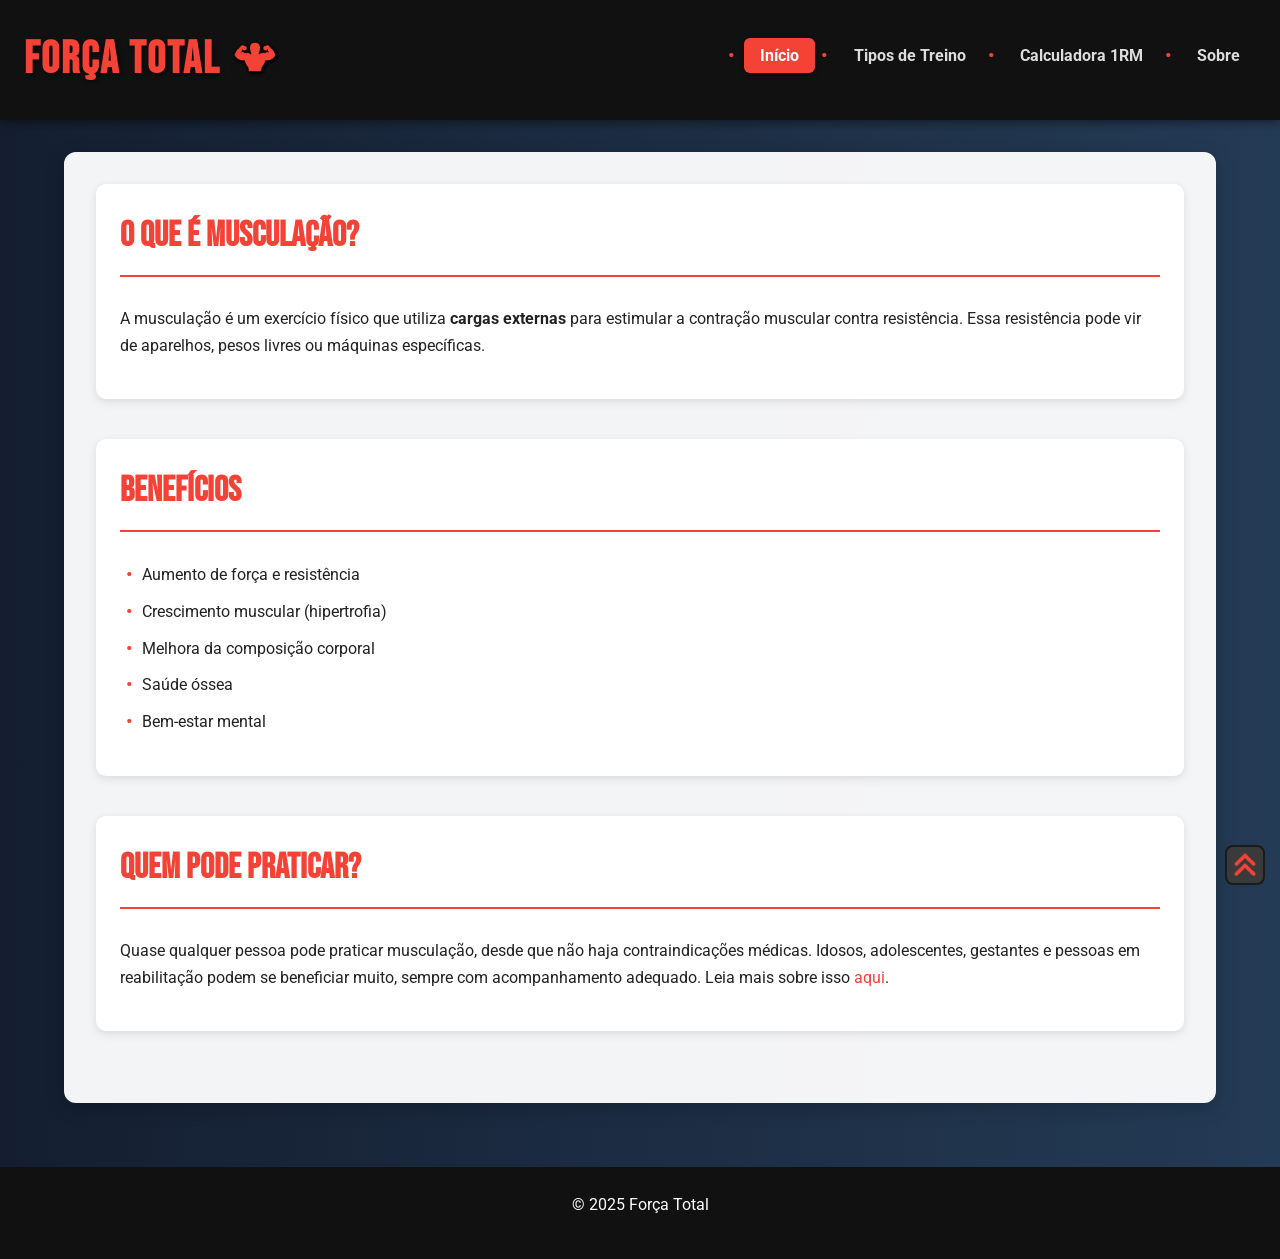
<file: index.html>
<!DOCTYPE html>
<html lang="pt">
<head>
  <meta charset="UTF-8">
  <meta name="viewport" content="width=device-width, initial-scale=1.0">
  <title>Força Total - Home</title>
  <link rel="stylesheet" href="style.css">
  <link rel="icon" href="imagens/icon.png">
  <link href="https://fonts.googleapis.com/css2?family=Bebas+Neue&family=Roboto&display=swap" rel="stylesheet">
</head>
<body>
  <header id="topo-da-pagina">
  <h1 class="logo">Força Total</h1>
  <nav>
    <ul class="menu">
      <li><a href="index.html" class="ativo">Início</a></li>
      <li><a href="tipos.html">Tipos de Treino</a></li>
      <li><a href="calcular.html">Calculadora 1RM</a></li>
      <li><a href="sobre.html">Sobre</a></li>
    </ul>
  </nav>
</header>

  <main>
    <section>
      <h2>O que é Musculação?</h2>
      <p>
        A musculação é um exercício físico que utiliza <strong>cargas externas</strong> 
        para estimular a contração muscular contra resistência. Essa resistência pode vir 
        de aparelhos, pesos livres ou máquinas específicas.
      </p>
    </section>

    <section>
      <h2>Benefícios</h2>
      <ul>
        <li>Aumento de força e resistência</li>
        <li>Crescimento muscular (hipertrofia)</li>
        <li>Melhora da composição corporal</li>
        <li>Saúde óssea</li>
        <li>Bem-estar mental</li>
      </ul>
    </section>

    <section>
      <h2>Quem pode praticar?</h2>
      <p>
        Quase qualquer pessoa pode praticar musculação, desde que não haja contraindicações médicas. 
        Idosos, adolescentes, gestantes e pessoas em reabilitação podem se beneficiar muito, 
        sempre com acompanhamento adequado.  
        Leia mais sobre isso <a target="_blank" href="https://drauziovarella.uol.com.br/atividade-fisica/criancas-e-adolescentes-podem-fazer-musculacao/">aqui</a>.
      </p>
    </section>

    <a href="#topo-da-pagina" id="voltar-topo"></a>
  </main>

  <footer>
    <p>&copy; 2025 Força Total</p>
  </footer>
</body>
</html>
</file>
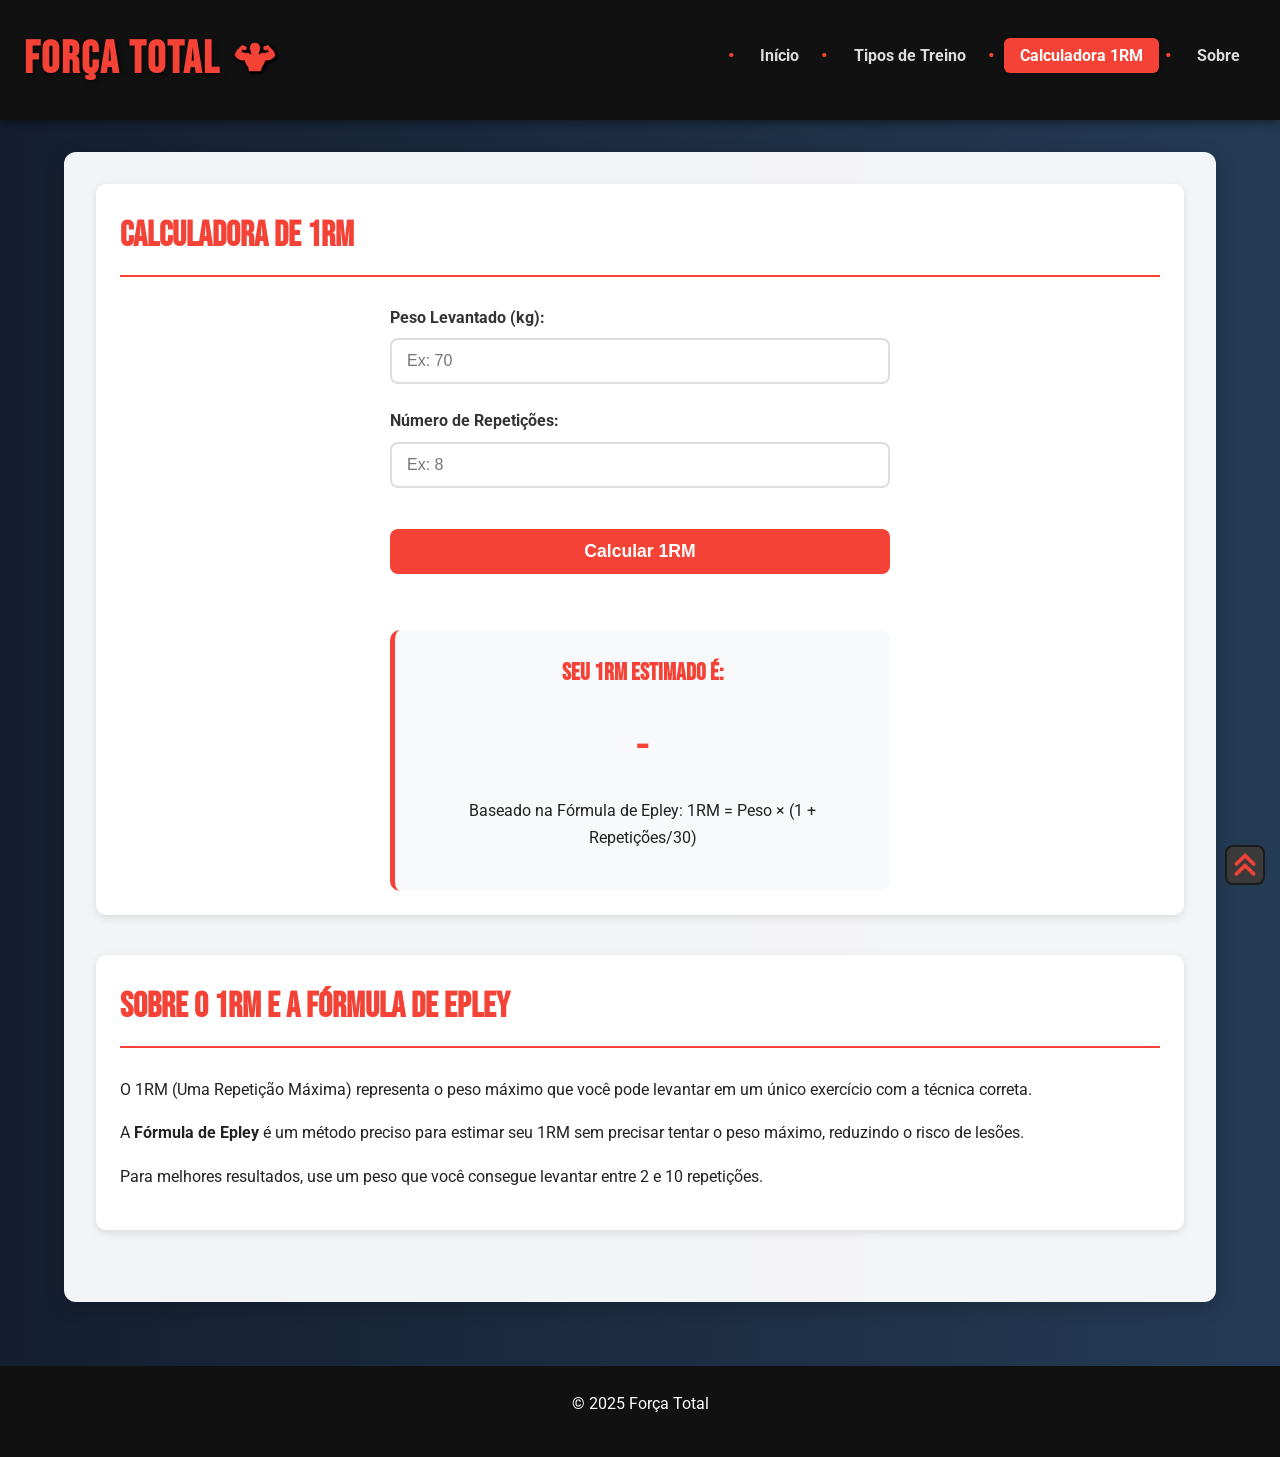
<file: calcular.html>
<!DOCTYPE html>
<html lang="pt">
<head>
  <meta charset="UTF-8">
  <meta name="viewport" content="width=device-width, initial-scale=1.0">
  <title>Força Total - Calculadora 1RM</title>
  <link rel="stylesheet" href="style.css">
  <link rel="icon" href="imagens/icon.png">
  <link href="https://fonts.googleapis.com/css2?family=Bebas+Neue&family=Roboto&display=swap" rel="stylesheet">

</head>
<body>
  <header id="topo-da-pagina">
    <h1 class="logo">Força Total</h1>
    <nav>
      <ul class="menu">
        <li><a href="index.html">Início</a></li>
        <li><a href="tipos.html">Tipos de Treino</a></li>
        <li><a href="calcular.html" class="ativo">Calculadora 1RM</a></li>
        <li><a href="sobre.html">Sobre</a></li>
      </ul>
    </nav>
  </header>

  <main>
    <section>
      <h2>Calculadora de 1RM</h2>
      
      <div class="calculadora">
        <div class="form">
          <label>Peso Levantado (kg):</label>
          <input type="number" id="peso" min="1" placeholder="Ex: 70">
        </div>
        
        <div class="form">
          <label>Número de Repetições:</label>
          <input type="number" id="reps" min="1" placeholder="Ex: 8">
        </div>
        
        <button id="calcular">Calcular 1RM</button>
        
        <div class="result" id="resultado">
          <h4>Seu 1RM estimado é:</h4>
          <div id="rm-valor">-</div>
          <p>Baseado na Fórmula de Epley: 1RM = Peso × (1 + Repetições/30)</p>
        </div>
      </div>
      
    </section>

    <section>
      <div>
        <h2>Sobre o 1RM e a Fórmula de Epley</h2>
        <p>O 1RM (Uma Repetição Máxima) representa o peso máximo que você pode levantar em um único exercício com a técnica correta.</p>
        <p>A <strong>Fórmula de Epley</strong> é um método preciso para estimar seu 1RM sem precisar tentar o peso máximo, reduzindo o risco de lesões.</p>
        <p>Para melhores resultados, use um peso que você consegue levantar entre 2 e 10 repetições.</p>
      </div>
    </section>

    <a href="#topo-da-pagina" id="voltar-topo"></a>
  </main>

  <footer>
    <p>&copy; 2025 Força Total</p>
  </footer>

  <script src="script.js"></script>
</body>
</html>
</file>
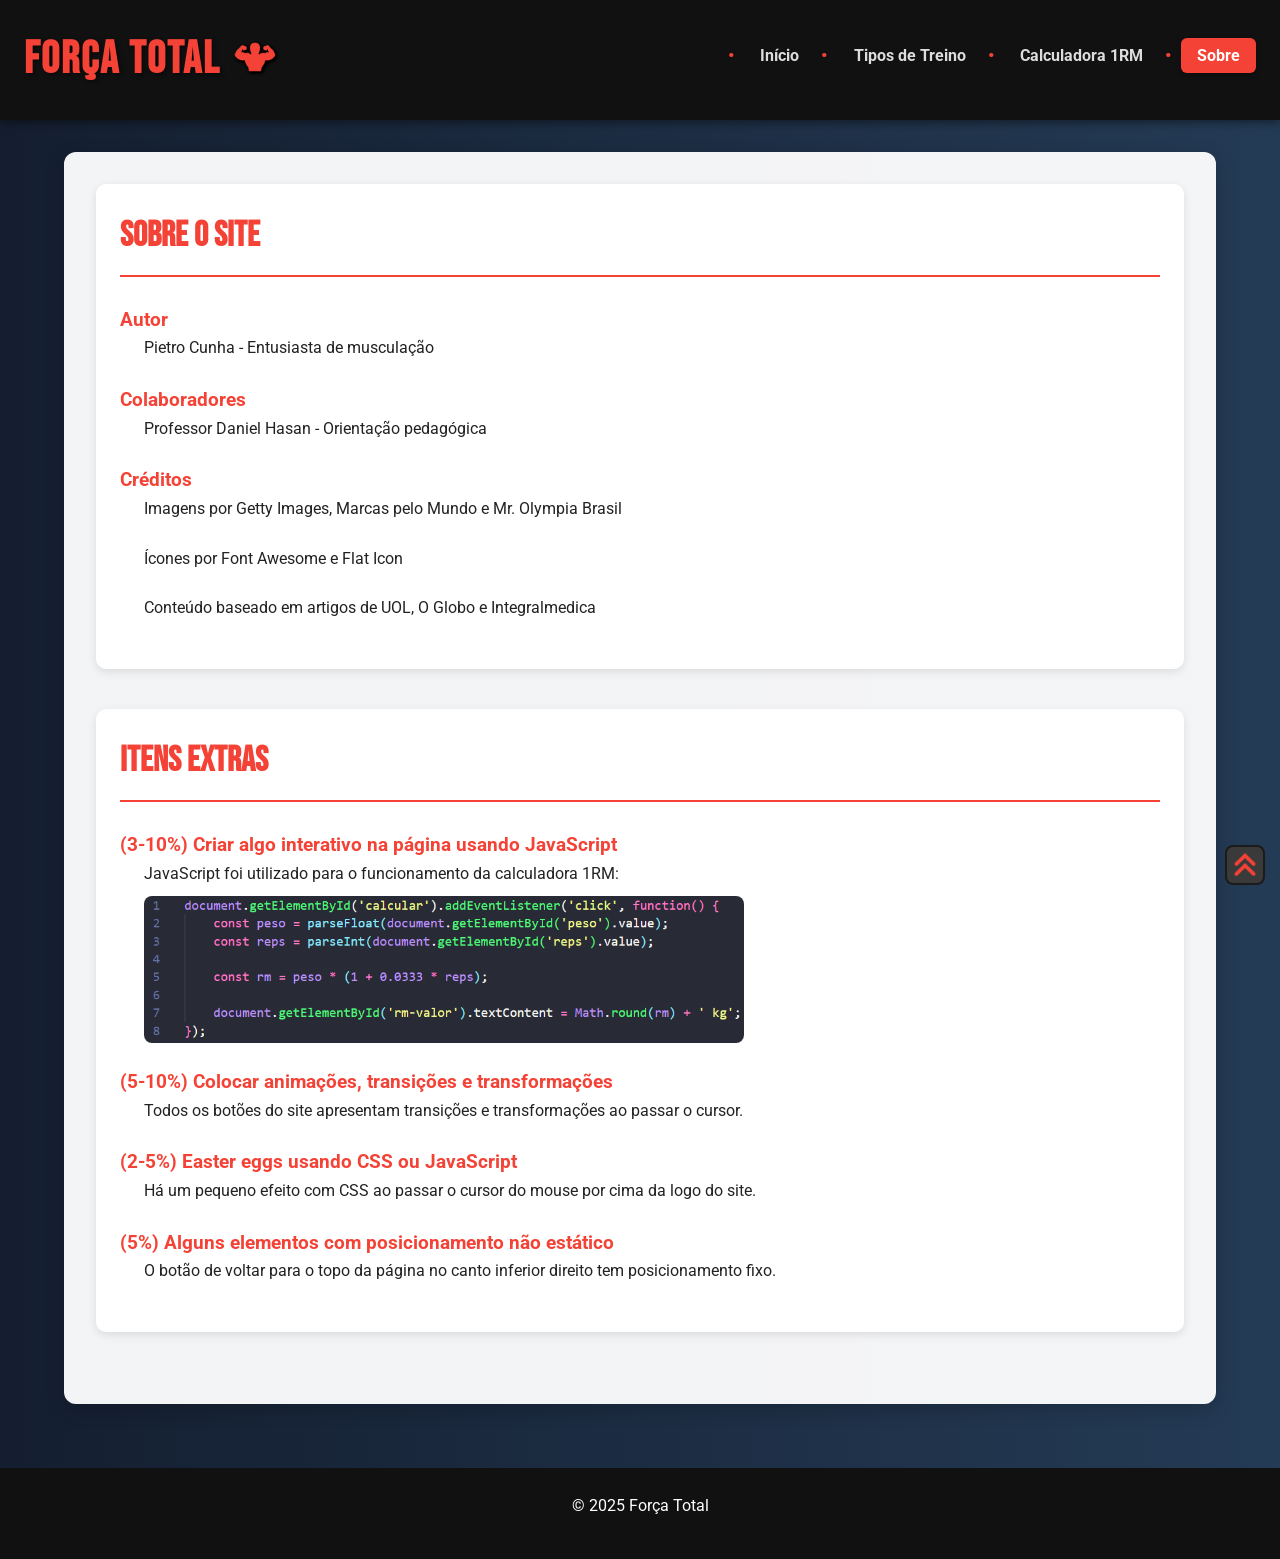
<file: sobre.html>
<!DOCTYPE html>
<html lang="pt">
<head>
  <meta charset="UTF-8">
  <meta name="viewport" content="width=device-width, initial-scale=1.0">
  <title>Força Total - Sobre</title>
  <link rel="stylesheet" href="style.css">
  <link rel="icon" href="imagens/icon.png">
  <link href="https://fonts.googleapis.com/css2?family=Bebas+Neue&family=Roboto&display=swap" rel="stylesheet">
</head>
<body>
  <header id="topo-da-pagina">
  <h1 class="logo">Força Total</h1>
  <nav>
    <ul class="menu">
      <li><a href="index.html">Início</a></li>
      <li><a href="tipos.html">Tipos de Treino</a></li>
      <li><a href="calcular.html">Calculadora 1RM</a></li>
      <li><a href="sobre.html" class="ativo">Sobre</a></li>
    </ul>
  </nav>
</header>

  <main>
    <section>
      <h2>Sobre o site</h2>
      
      <div>
          <dl>
            <dt>Autor</dt>
            <dd>Pietro Cunha - Entusiasta de musculação</dd>
            
            <dt>Colaboradores</dt>
            <dd>Professor Daniel Hasan - Orientação pedagógica</dd>
            
            <dt>Créditos</dt>
            <dd>Imagens por Getty Images, Marcas pelo Mundo e Mr. Olympia Brasil</dd>
            <dd>Ícones por Font Awesome e Flat Icon</dd>
            <dd>Conteúdo baseado em artigos de UOL, O Globo e Integralmedica</dd>
          </dl>
      </div>
    </section>

    <section>
      <h2>Itens extras</h2>

      <div>
        <dl>
          <dt>(3-10%) Criar algo interativo na página usando JavaScript</dt>
          <dd>JavaScript foi utilizado para o funcionamento da calculadora 1RM: <img src="imagens/javascript.png"></dd>
        
          <dt>(5-10%) Colocar animações, transições e transformações</dt>
          <dd>Todos os botões do site apresentam transições e transformações ao passar o cursor.</dd>
        
          <dt>(2-5%) Easter eggs usando CSS ou JavaScript</dt>
          <dd>Há um pequeno efeito com CSS ao passar o cursor do mouse por cima da logo do site.</dd>
        
          <dt>(5%) Alguns elementos com posicionamento não estático</dt>
          <dd>O botão de voltar para o topo da página no canto inferior direito tem posicionamento fixo.</dd>
        </dl>
      </div>

    </section>

    <a href="#topo-da-pagina" id="voltar-topo"></a>
  </main>

  <footer>
    <p>&copy; 2025 Força Total</p>
  </footer>
</body>
</html>
</file>
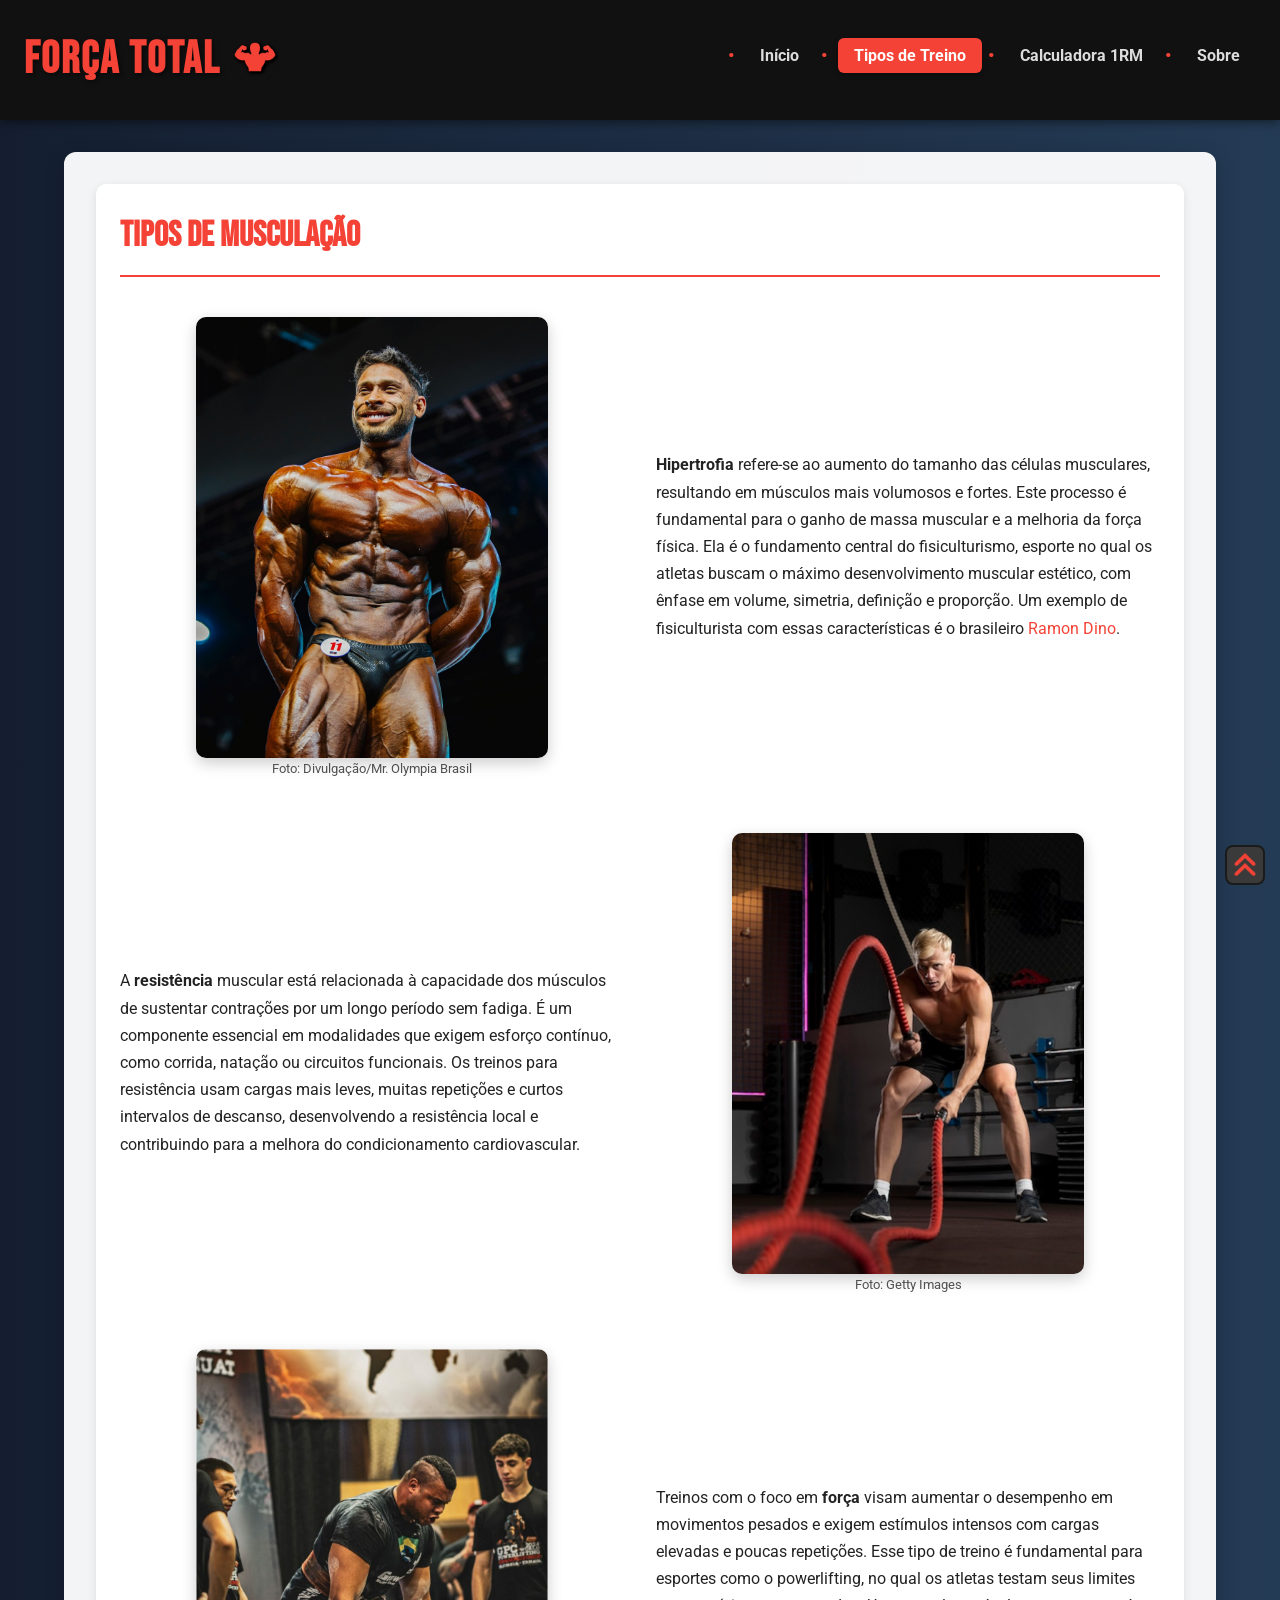
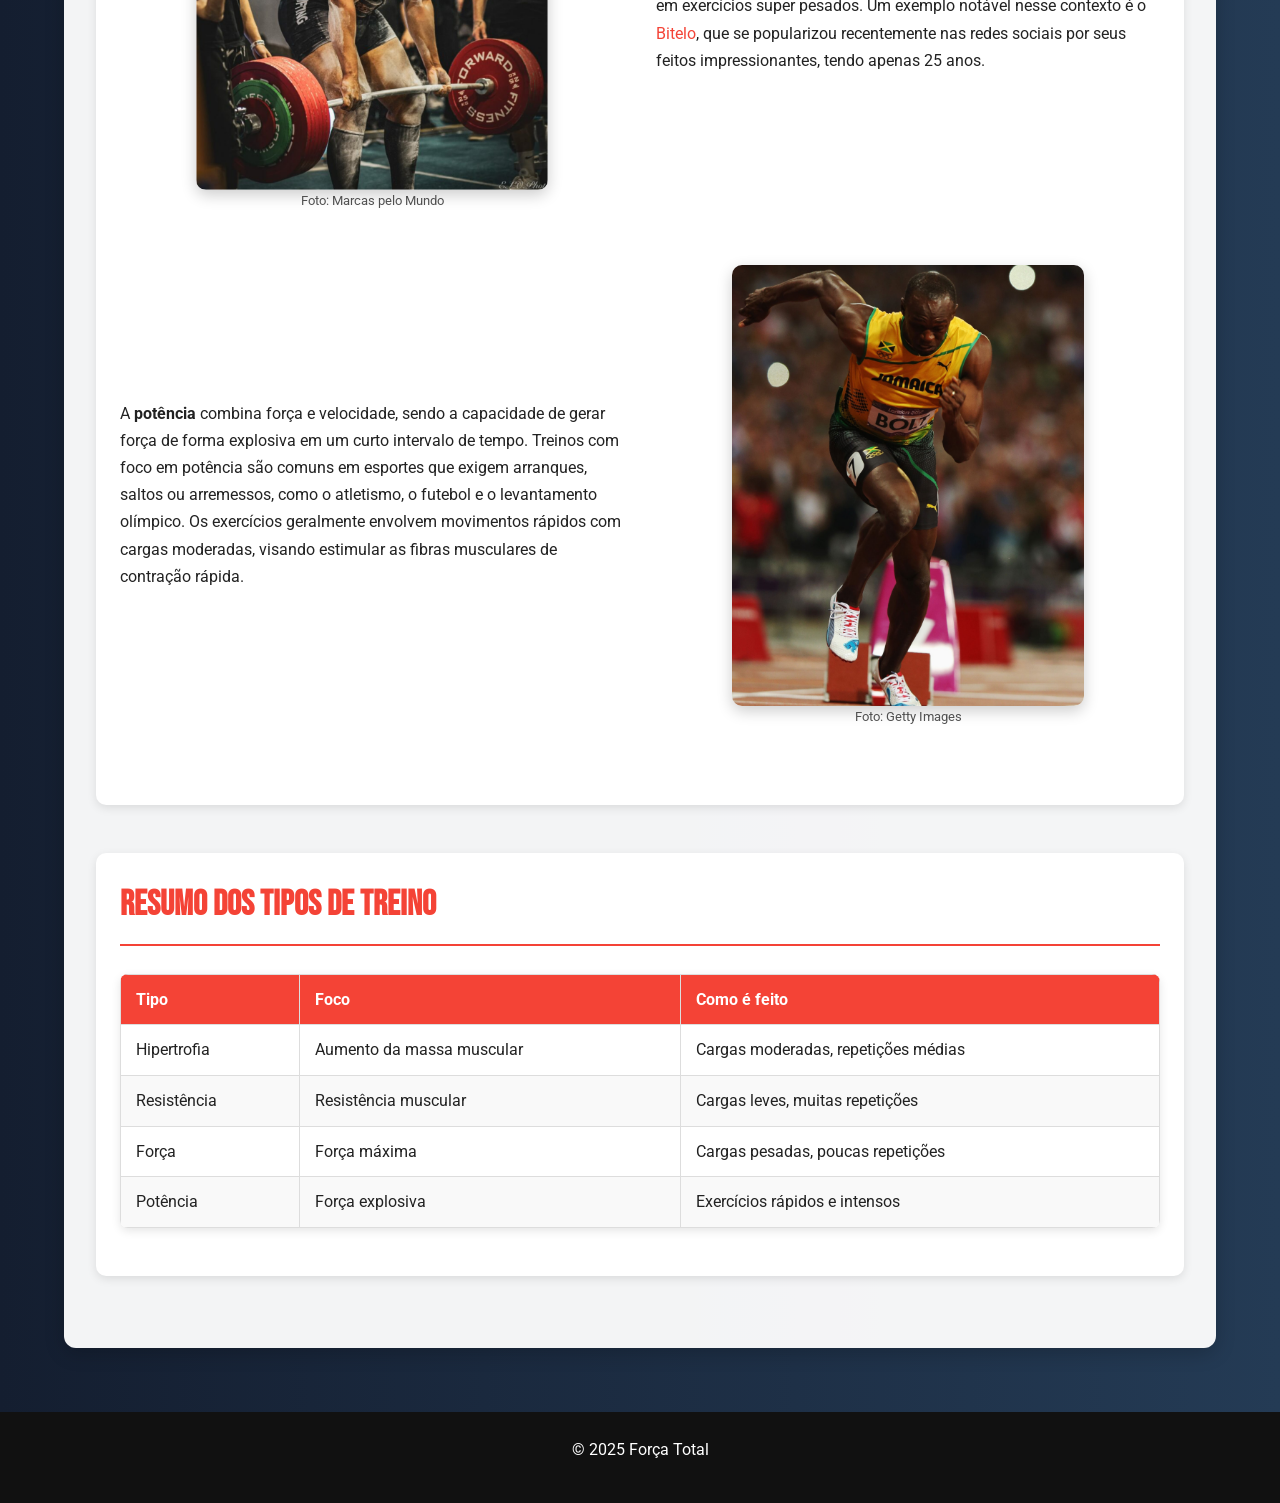
<file: tipos.html>
<!DOCTYPE html>
<html lang="pt">
<head>
  <meta charset="UTF-8">
  <meta name="viewport" content="width=device-width, initial-scale=1.0">
  <title>Força Total - Tipos de Treino</title>
  <link rel="stylesheet" href="style.css">
  <link rel="icon" href="imagens/icon.png">
  <link href="https://fonts.googleapis.com/css2?family=Bebas+Neue&family=Roboto&display=swap" rel="stylesheet">
</head>
<body>
  <header id="topo-da-pagina">
  <h1 class="logo">Força Total</h1>
  <nav>
    <ul class="menu">
      <li><a href="index.html">Início</a></li>
      <li><a href="tipos.html" class="ativo">Tipos de Treino</a></li>
      <li><a href="calcular.html">Calculadora 1RM</a></li>
      <li><a href="sobre.html">Sobre</a></li>
    </ul>
  </nav>
</header>

  <main>
    <section>
      <h2>Tipos de Musculação</h2>
      
      <div class="conteudo">
        <div class="imagem-esquerda">
          <img class="conteudo-imagem" src="imagens/ramon.png" title="Ramon Dino no Mr. Olympia 2024">
          <p>Foto: Divulgação/Mr. Olympia Brasil</p>
        </div>
        <div class="texto-direita">
          <p>
            <strong>Hipertrofia</strong> refere-se ao aumento do tamanho das células musculares, resultando em músculos
            mais volumosos e fortes. Este processo é fundamental para o ganho de massa muscular e a melhoria da força
            física. Ela é o fundamento central do fisiculturismo, esporte no qual os
            atletas buscam o máximo
            desenvolvimento muscular estético, com ênfase em volume, simetria, definição e proporção. Um exemplo de
            fisiculturista com essas características é o brasileiro <a target="_blank" href="https://pt.wikipedia.org/wiki/Ramon_Dino">Ramon Dino</a>.
          </p>
        </div>
      </div>
      
      <div class="conteudo">
        <div class="texto-esquerda">
          <p>
            A <strong>resistência</strong> muscular está relacionada à capacidade dos músculos de sustentar contrações
            por um longo período sem fadiga. É um componente essencial em modalidades que exigem esforço contínuo, como corrida,
            natação ou circuitos funcionais. Os treinos para resistência usam cargas mais leves, muitas repetições e
            curtos intervalos de descanso, desenvolvendo a resistência local e contribuindo para a
            melhora do condicionamento cardiovascular.
          </p>
        </div>
        <div class="imagem-direita">
          <img class="conteudo-imagem" src="imagens/resistencia.png" alt="Atleta se exercitando com corda naval" title="Atleta se exercitando com corda naval">
          <p>Foto: Getty Images</p>
        </div>
      </div>
      
      <div class="conteudo">
        <div class="imagem-esquerda">
          <img class="conteudo-imagem" src="imagens/bitelo.png" alt="Bitelo competindo na Eslováquia com 350kg no levantamento terra" title="Bitelo competindo na Eslováquia com 350kg no levantamento terra">
          <p>Foto: Marcas pelo Mundo</p>
        </div>
        <div class="texto-direita">
          <p>
            Treinos com o foco em <strong>força</strong> visam aumentar o desempenho em movimentos pesados e exigem
            estímulos intensos com cargas elevadas e poucas repetições. Esse tipo de treino é fundamental para esportes
            como o powerlifting, no qual os atletas testam seus limites em exercícios
            super pesados. Um exemplo notável
            nesse contexto é o <a target="_blank" href="https://www.uol.com.br/vivabem/noticias/redacao/2025/04/13/bitelo-natural-ele-comecou-com-sacos-de-cimento-e-hoje-levanta-350-kg.htm">Bitelo</a>,
            que se popularizou recentemente nas redes sociais por seus feitos impressionantes, tendo apenas 25 anos.
          </p>
        </div>
      </div>
      
      <div class="conteudo">
        <div class="texto-esquerda">
          <p>
            A <strong>potência</strong> combina força e velocidade, sendo a capacidade de gerar força de forma explosiva
            em um curto intervalo de tempo. Treinos com foco em potência são comuns em esportes que exigem arranques, saltos ou
            arremessos, como o atletismo, o futebol e o levantamento olímpico. Os exercícios geralmente envolvem
            movimentos rápidos com cargas moderadas, visando estimular as fibras musculares de contração rápida.
          </p>
        </div>
        <div class="imagem-direita">
          <img class="conteudo-imagem" src="imagens/potencia.png" alt="Usain Bolt competindo nos Jogos Olímpicos de Londres em 2012" title="Usain Bolt competindo nos Jogos Olímpicos de Londres em 2012">
          <p>Foto: Getty Images</p>
        </div>
      </div>
    </section>

    <section class="tabela-selecao">
      <h2>Resumo dos Tipos de Treino</h2>
      <table>
        <thead>
          <tr>
            <th>Tipo</th>
            <th>Foco</th>
            <th>Como é feito</th>
          </tr>
        </thead>
        <tbody>
          <tr>
            <td>Hipertrofia</td>
            <td>Aumento da massa muscular</td>
            <td>Cargas moderadas, repetições médias</td>
          </tr>
          <tr>
            <td>Resistência</td>
            <td>Resistência muscular</td>
            <td>Cargas leves, muitas repetições</td>
          </tr>
          <tr>
            <td>Força</td>
            <td>Força máxima</td>
            <td>Cargas pesadas, poucas repetições</td>
          </tr>
          <tr>
            <td>Potência</td>
            <td>Força explosiva</td>
            <td>Exercícios rápidos e intensos</td>
          </tr>
        </tbody>
      </table>
      
    </section>

    <a href="#topo-da-pagina" id="voltar-topo"></a>
  </main>

  <footer>
    <p>&copy; 2025 Força Total</p>
  </footer>
</body>
</html>
</file>
<file: style.css>
* {
  box-sizing: border-box;
  margin: 0;
  padding: 0;
}

body {
  font-family: 'Roboto', sans-serif;
  background: linear-gradient(to right, #141e30, #243b55);
  color: #222;
  line-height: 1.6;
  display: grid;
  grid-template-rows: auto 1fr auto;
  min-height: 100vh;
}

header {
  background: #111;
  color: #fff;
  padding: 1.5em;
  display: flex;
  justify-content: space-between;
  align-items: center;
  flex-wrap: wrap;
  box-shadow: 0 2px 10px rgba(0,0,0,0.5);
}

.logo {
  font-family: 'Bebas Neue', sans-serif;
  font-size: 2.8rem;
  letter-spacing: 2px;
  position: relative;
  color: #f44336;
  text-shadow: 2px 2px 4px rgba(0,0,0,0.5);
}

.logo::after {
  content: "";
  display: inline-block;
  width: 50px;
  height: 50px;
  background-image: url(imagens/icon.png);
  background-size: contain;
  background-repeat: no-repeat;
  margin-left: 10px;
  vertical-align: middle;
}

.menu {
  list-style: none;
  display: flex;
  gap: 1.5em;
  flex-wrap: wrap;
}

.menu li a {
  text-decoration: none;
  font-weight: bold;
  color: #ddd;
  padding: 8px 16px;
  border-radius: 6px;
  transition: all 0.3s ease;
  position: relative;
}

.menu li a:hover {
  background: #f44336;
  color: white;
  transform: translateY(-2px);
}

.menu li a.ativo {
  background: #f44336;
  color: white;
  box-shadow: 0 2px 5px rgba(0,0,0,0.3);
}

main {
  width: 90%;
  max-width: 1200px;
  margin: 2em auto;
  padding: 2em;
  background: rgba(255,255,255,0.95);
  border-radius: 12px;
  box-shadow: 0 5px 20px rgba(0,0,0,0.2);
}

section {
  margin-bottom: 2.5em;
  padding: 1.5em;
  background: white;
  border-radius: 10px;
  box-shadow: 0 3px 10px rgba(0,0,0,0.1);
}

.tabela-selecao {
  margin-top: 3em;
}

h2 {
  font-family: 'Bebas Neue', sans-serif;
  font-size: 2.2rem;
  margin-bottom: 0.8em;
  color: #f44336;
  border-bottom: 2px solid #f44336;
  padding-bottom: 0.3em;
}

h3 {
  font-family: 'Bebas Neue', sans-serif;
  font-size: 1.8rem;
  margin: 1.5em 0 0.8em 0;
  color: #333;
}


.conteudo {
  display: grid;
  grid-template-columns: 1fr 1fr;
  gap: 2em;
  align-items: center;
  margin: 2.5em 0;
}

.imagem-esquerda {
  order: 1;
}

.texto-direita {
  order: 2;
}

.imagem-direita {
  order: 2;
}

.texto-esquerda {
  order: 1;
}

.imagem-direita, .imagem-esquerda {
  display: flex;
  flex-direction: column;
  align-items: center;
}

.imagem-direita p, .imagem-esquerda p {
  font-size: small;
  color: #505050;
}

.conteudo-imagem {
  width: 70%;
  border-radius: 10px;
  box-shadow: 0 5px 15px rgba(0,0,0,0.2);
  transition: transform 0.3s ease;
  display: block;
  margin: 0 auto;
}

.conteudo-imagem:hover {
  transform: scale(1.02);
}
    

@media (max-width: 800px) {
  .conteudo {
    grid-template-columns: 1fr;
  }
  
  .sobre-conteudo {
    grid-template-columns: 1fr;
  }
  
  .imagem-esquerda, .imagem-direita, .texto-esquerda, .texto-direita {
    order: 0;
  }
  
  header {
    flex-direction: column;
    text-align: center;
    gap: 1em;
  }
  
  .menu {
    justify-content: center;
  }

  .conteudo-imagem {
    width: 50%;
  }
}



p {
  margin-bottom: 1em;
  line-height: 1.7;
}

ul {
  padding-left: 1.5em;
  margin: 1em 0;
}

li {
  margin-bottom: 0.5em;
  position: relative;
  list-style-type: none;
}

li::before {
  content: "•";
  color: #f44336;
  font-weight: bold;
  font-size: large;
  display: inline-block;
  width: .9em;
  margin-left: -1em;
}

a {
  color: #f44336;
  text-decoration: none;
  transition: color 0.3s;
}

a:hover {
  color: #d32f2f;
  text-decoration: underline;
}


table {
  width: 100%;
  border-collapse: collapse;
  margin: 1.5em 0;
  box-shadow: 0 3px 10px rgba(0,0,0,0.1);
  border-radius: 8px;
  overflow: hidden;
}

table th, table td {
  border: 1px solid #ddd;
  padding: 12px 15px;
  text-align: left;
}

table th {
  background: #f44336;
  color: white;
  font-weight: bold;
}

table tr:nth-child(even) {
  background: #f9f9f9;
}

table tr:hover {
  background: #f1f1f1;
}


dl {
  margin: 1.5em 0;
}

dt {
  font-weight: bold;
  color: #f44336;
  margin-top: 1.2em;
  font-size: 1.2em;
}

dd {
  margin-bottom: 1.5em;
  margin-left: 1.5em;
  line-height: 1.6;
}


pre {
  background: #2d2d2d;
  color: #f8f8f2;
  padding: 1.5em;
  border-radius: 8px;
  overflow-x: auto;
  margin: 1.5em 0;
  box-shadow: 0 3px 10px rgba(0,0,0,0.2);
}

code {
  font-family: 'Courier New', monospace;
  font-size: 0.95em;
}


footer {
  background: #111;
  color: #fff;
  text-align: center;
  padding: 1.5em;
  margin-top: 2em;
}




.calculadora {
  display: flex;
  flex-direction: column;
  gap: 1.5em;
  max-width: 500px;
  margin: 0 auto;
}

.form {
  display: flex;
  flex-direction: column;
  gap: 0.5em;
}

.form label {
  font-weight: bold;
  color: #333;
}

.form input {
  padding: 12px 15px;
  border: 2px solid #ddd;
  border-radius: 8px;
  font-size: 1rem;
  transition: border-color 0.3s;
}

.form input:focus {
  border-color: #f44336;
  outline: none;
}

button {
  background: #f44336;
  color: white;
  border: none;
  padding: 12px 20px;
  border-radius: 8px;
  font-size: 1.1rem;
  font-weight: bold;
  cursor: pointer;
  transition: all 0.3s;
  margin-top: 1em;
}

button:hover {
  background: #d32f2f;
  transform: translateY(-2px);
}

.result {
  text-align: center;
  margin-top: 2em;
  padding: 1.5em;
  background: #f8f9fa;
  border-radius: 10px;
  border-left: 5px solid #f44336;
}

.result h4 {
  font-family: 'Bebas Neue', sans-serif;
  font-size: 1.5rem;
  color: #f44336;
  margin-bottom: 0.5em;
}

#rm-valor {
  font-size: 2.5rem;
  font-weight: bold;
  color: #f44336;
  margin: 0.5em 0;
}

.explicacao {
  background: #e8f5e9;
  padding: 1px 3%;
  border-radius: 10px;
  margin-top: 2em;
}

#voltar-topo {
  background-color: rgb(58, 58, 58);
  border-radius: 20%;
  border: 2px solid rgb(6.7, 6.7, 6.7, .6);
  position: fixed;
  bottom: 15px;
  right: 15px;
  display: flex;
  justify-content: center;
  align-items: center;
  transition: all 0.3s ease;
  background-image: url(imagens/seta_cima.png);
  background-size: 60%; 
  background-repeat: no-repeat;
  background-position: center;
  width: 40px;
  height: 40px;
}

#voltar-topo:hover {
  background-color: rgb(177, 176, 176);
  transform: translateY(-2px);
}

.logo:hover::after {
  transform: rotate(720deg);
  transition: transform 1s ease;
}

@media (max-width: 1920px) {
  dl dd img {
    max-width: 600px;
    height: auto;
    display: block;
    margin: 10px 0;
    border-radius: 8px;
  }
}

@media (max-width: 820px) {
  dl dd img {
    max-width: 500px;
    height: auto;
    display: block;
    margin: 10px 0;
    border-radius: 8px;
  }
}

@media (max-width: 700px) {
  dl dd img {
    max-width: 400px;
    height: auto;
    display: block;
    margin: 10px 0;
    border-radius: 8px;
  }
}

dl dd img {
  transition: transform 0.3s ease;
}

dl dd img:hover {
  transform: scale(1.02);
}
</file>
